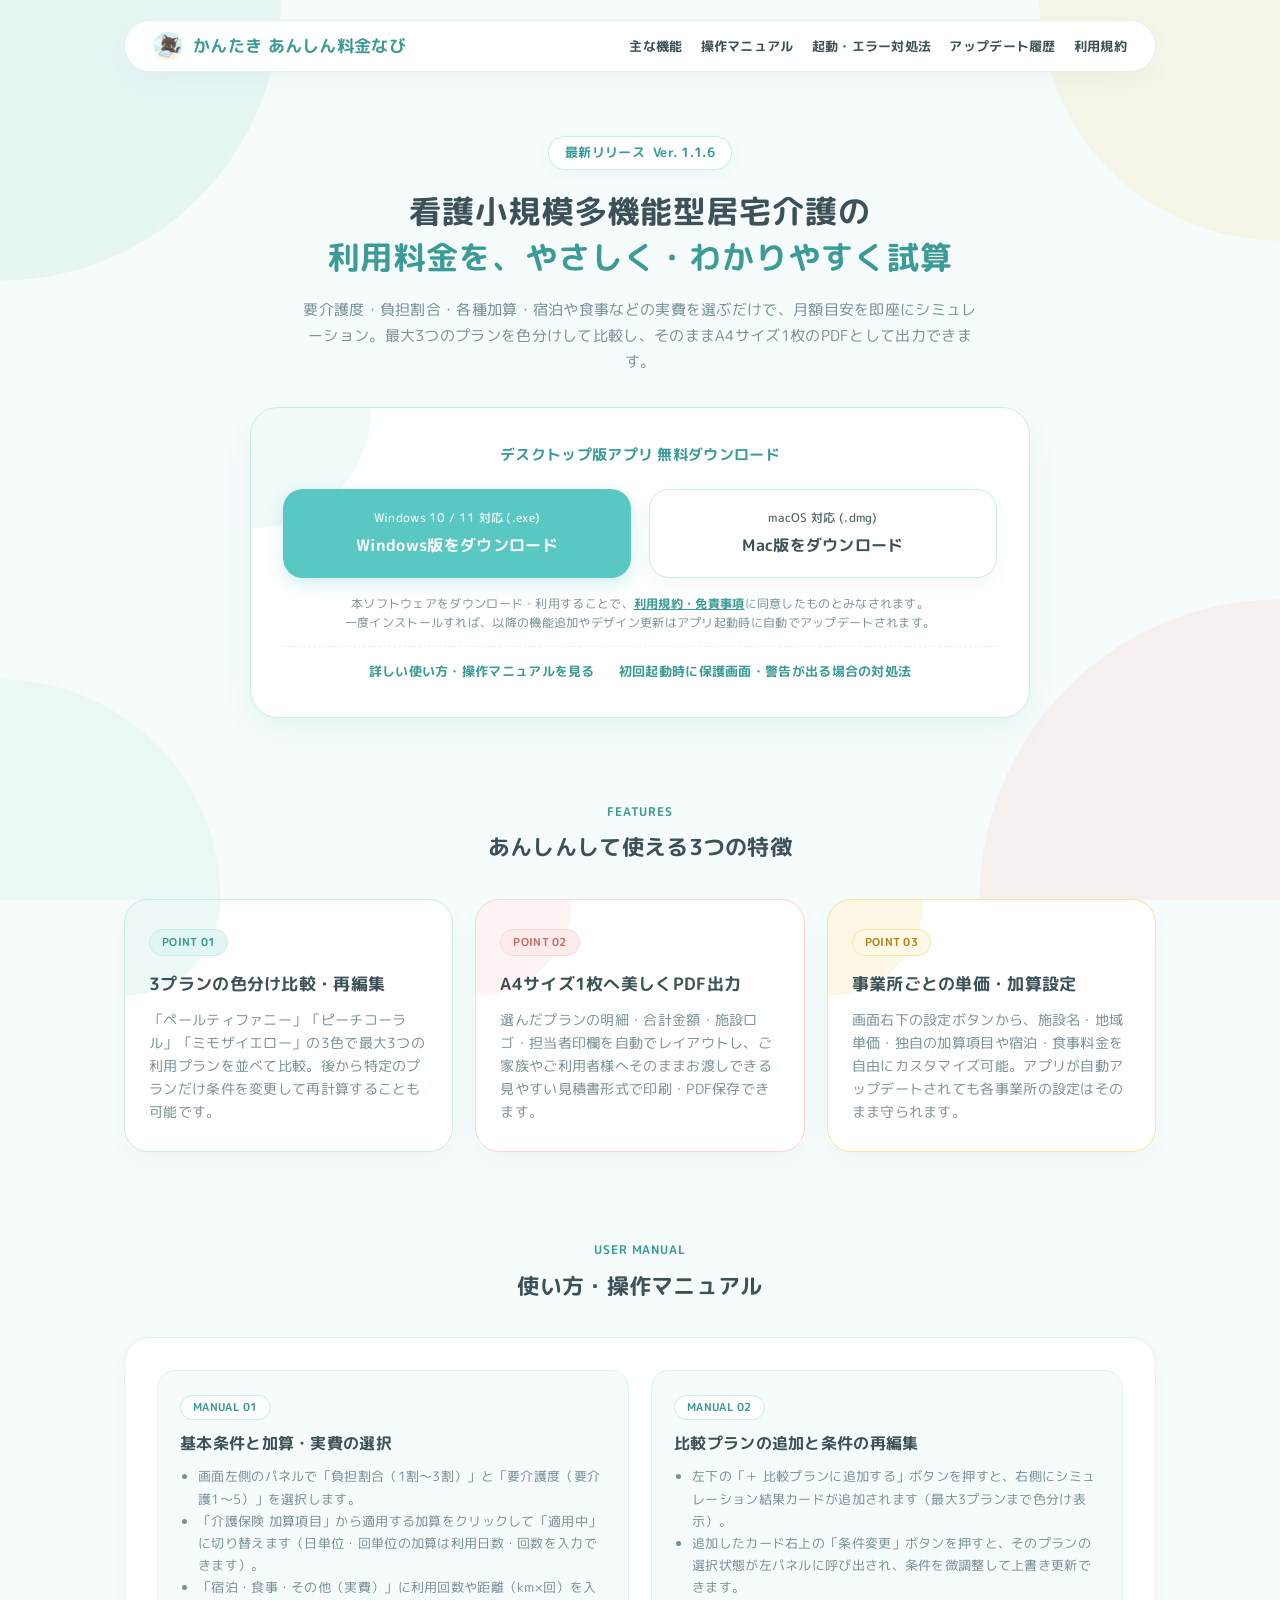
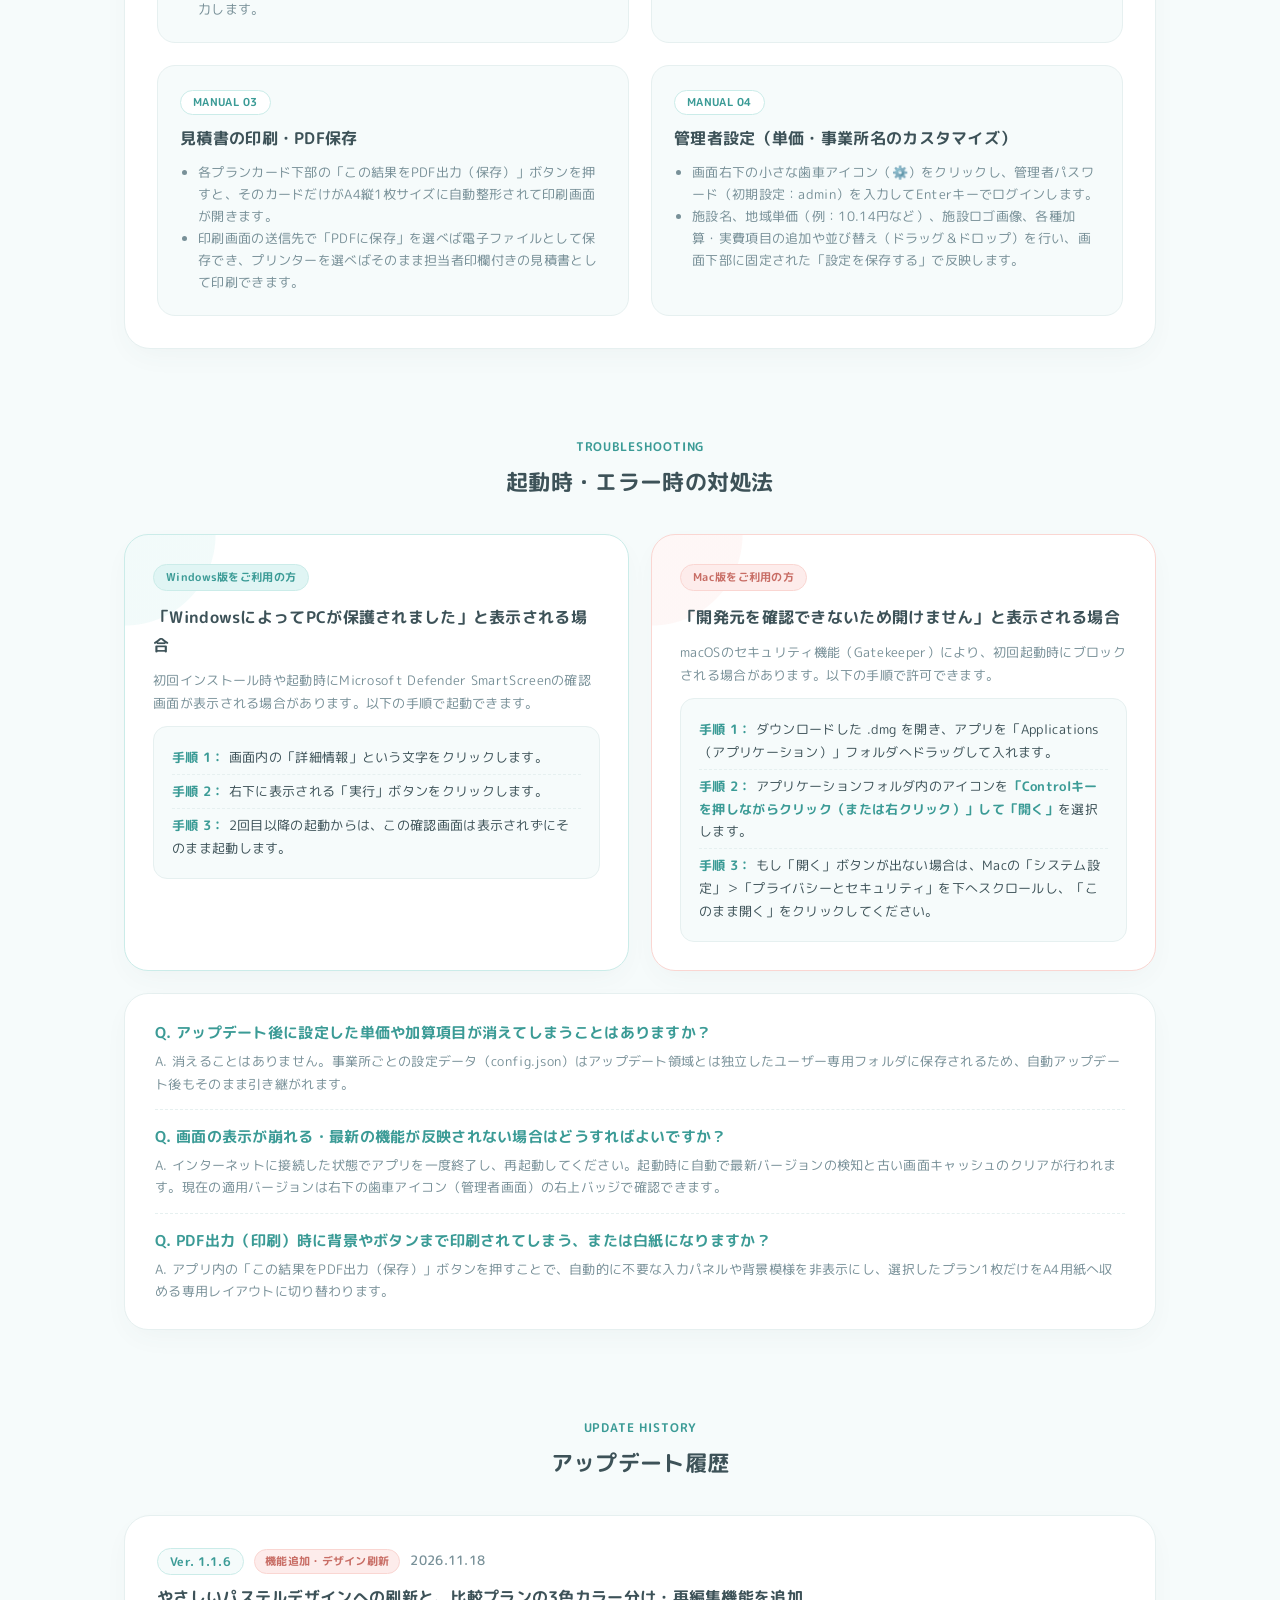
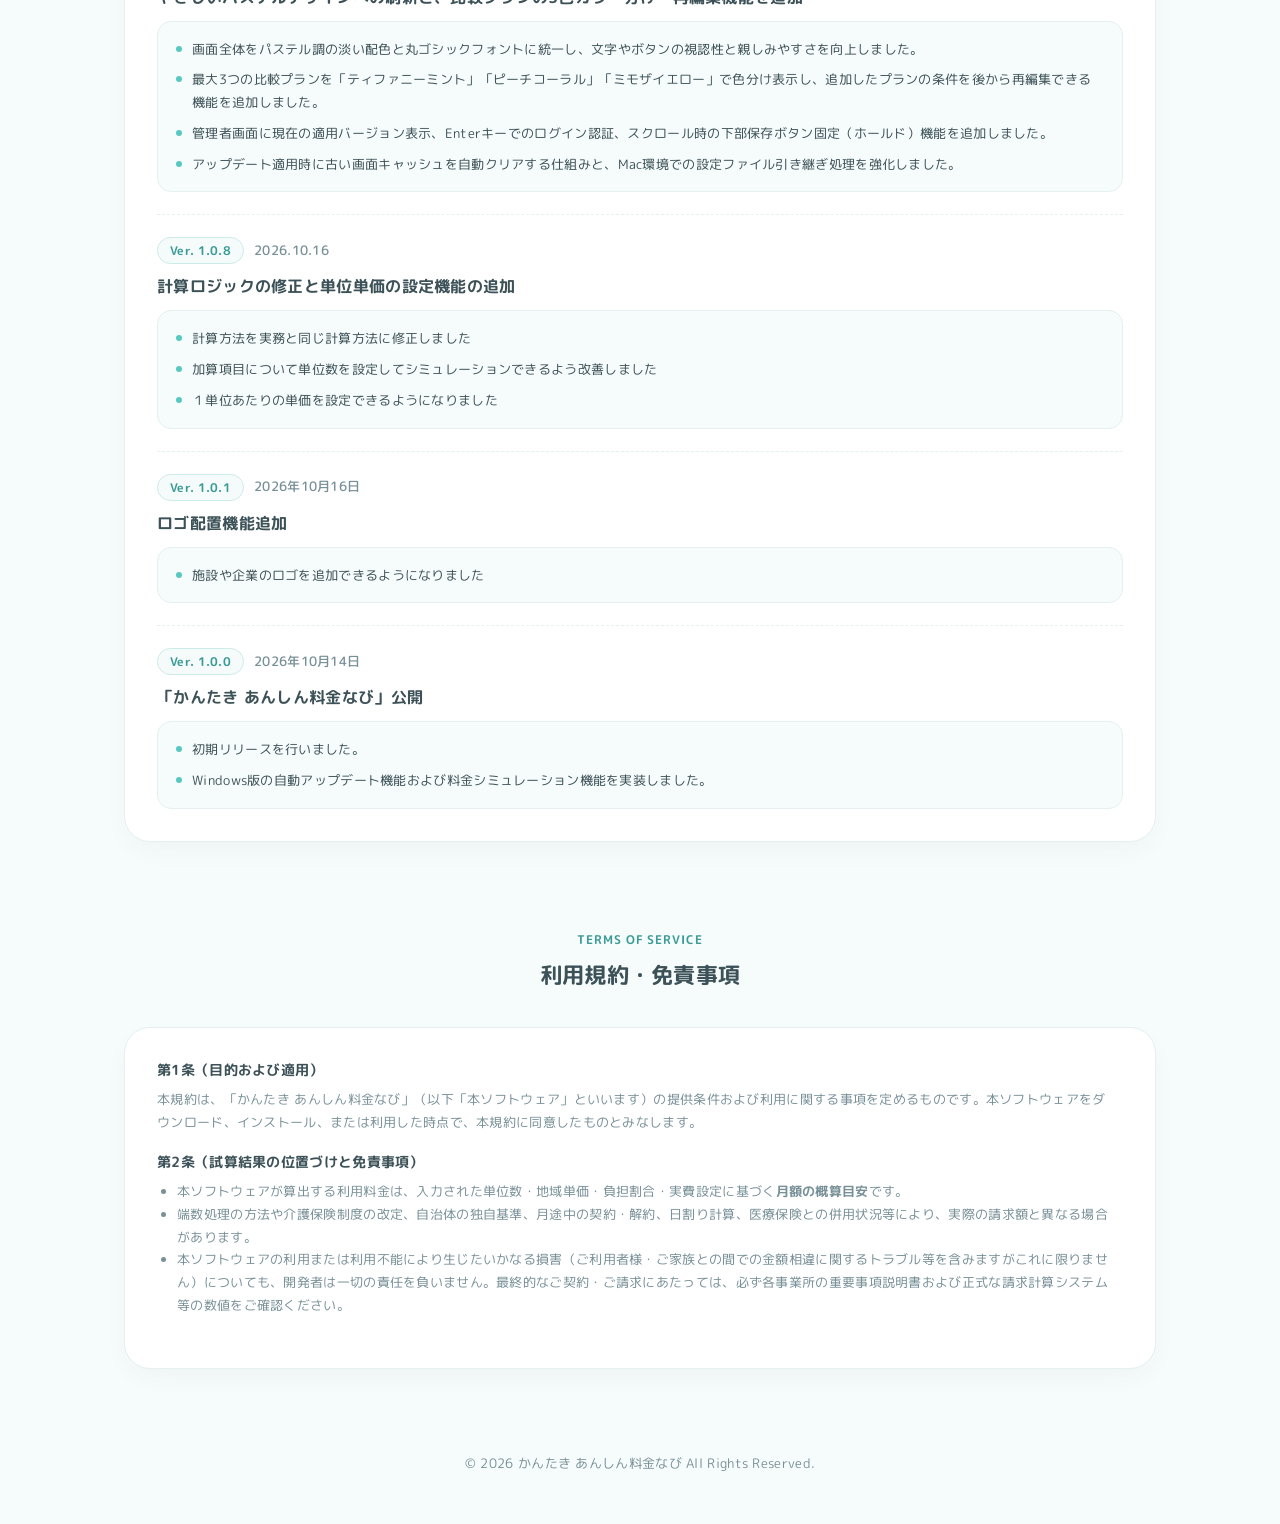
<file: index.html>
<!DOCTYPE html>
<html lang="ja">
<head>
    <meta charset="UTF-8">
    <meta name="viewport" content="width=device-width, initial-scale=1.0">
    <meta http-equiv="Cache-Control" content="no-cache, no-store, must-revalidate">
    <title>かんたき あんしん料金なび | 看護小規模多機能型居宅介護 利用料金シミュレーター</title>
    <link rel="icon" type="image/png" href="icon.png">
    <link href="https://fonts.googleapis.com/css2?family=M+PLUS+Rounded+1c:wght@400;500;700&display=swap" rel="stylesheet">
    <style>
        :root {
            /* アプリ本体と統一したパステルカラーパレット */
            --tiffany-base: #5AC8C2;
            --tiffany-dark: #3B9B96;
            --tiffany-light: #EBF8F7;
            --tiffany-pale: #F5FBFB;
            --tiffany-border: #CBECE9;

            --coral-base: #F4978E;
            --coral-dark: #C86D65;
            --coral-pale: #FFF9F8;
            --coral-border: #FAD6D2;
            --coral-badge: #FDECEB;

            --mimosa-base: #ECC94B;
            --mimosa-dark: #B78116;
            --mimosa-pale: #FFFDF5;
            --mimosa-border: #F8E5A0;
            --mimosa-badge: #FEF9E7;

            --text-main: #3D5258;
            --text-sub: #789098;
            --bg-main: #F6FBFB;
            --bg-card: #FFFFFF;
            --border-color: #E6F0F0;
            --shadow-soft: 0 12px 32px -8px rgba(90, 200, 194, 0.16);
            --shadow-card: 0 10px 30px -8px rgba(61, 82, 88, 0.06);
        }

        * {
            box-sizing: border-box;
            margin: 0;
            padding: 0;
            font-family: "M PLUS Rounded 1c", "Hiragino Maru Gothic ProN", "Yu Gothic UI", "Meiryo", sans-serif;
        }

        html {
            scroll-behavior: smooth;
        }

        body {
            background-color: var(--bg-main);
            /* アプリ画面と統一した四隅の淡い単色クオーターサークル */
            background-image: 
                radial-gradient(circle at 0% 0%, rgba(90, 200, 194, 0.11) 0px, rgba(90, 200, 194, 0.11) 280px, transparent 281px),
                radial-gradient(circle at 100% 0%, rgba(236, 201, 75, 0.11) 0px, rgba(236, 201, 75, 0.11) 240px, transparent 241px),
                radial-gradient(circle at 100% 100%, rgba(244, 151, 142, 0.11) 0px, rgba(244, 151, 142, 0.11) 300px, transparent 301px),
                radial-gradient(circle at 0% 100%, rgba(90, 200, 194, 0.08) 0px, rgba(90, 200, 194, 0.08) 220px, transparent 221px);
            background-attachment: fixed;
            color: var(--text-main);
            font-size: 15px;
            line-height: 1.75;
            letter-spacing: 0.02em;
            -webkit-font-smoothing: antialiased;
        }

        .container {
            max-width: 1080px;
            margin: 0 auto;
            padding: 0 24px;
        }

        /* ナビゲーションヘッダー */
        .site-header {
            padding: 20px 0;
            position: sticky;
            top: 0;
            z-index: 100;
        }

        .header-inner {
            background: rgba(255, 255, 255, 0.92);
            backdrop-filter: blur(8px);
            border: 1px solid var(--border-color);
            border-radius: 50px;
            padding: 10px 28px;
            display: flex;
            justify-content: space-between;
            align-items: center;
            box-shadow: var(--shadow-card);
        }

        .brand-title {
            font-size: 16.5px;
            font-weight: 700;
            color: var(--tiffany-dark);
            display: flex;
            align-items: center;
            gap: 10px;
            text-decoration: none;
        }

        .brand-icon {
            width: 30px;
            height: 30px;
            border-radius: 8px;
            object-fit: contain;
            display: block;
        }

        .header-nav {
            display: flex;
            align-items: center;
            gap: 18px;
            flex-wrap: wrap;
        }

        .header-nav a {
            color: var(--text-main);
            text-decoration: none;
            font-size: 13px;
            font-weight: 700;
            transition: color 0.2s;
        }

        .header-nav a:hover {
            color: var(--tiffany-dark);
        }

        /* ヒーローセクション */
        .hero {
            padding: 44px 0 40px;
            text-align: center;
        }

        .version-pill {
            display: inline-flex;
            align-items: center;
            gap: 8px;
            background: #fff;
            border: 1.5px solid var(--tiffany-border);
            color: var(--tiffany-dark);
            font-size: 12.5px;
            font-weight: 700;
            padding: 5px 16px;
            border-radius: 50px;
            margin-bottom: 18px;
            box-shadow: 0 4px 12px rgba(90, 200, 194, 0.08);
        }

        .hero h1 {
            font-size: 32px;
            font-weight: 700;
            color: var(--text-main);
            line-height: 1.45;
            margin-bottom: 16px;
            letter-spacing: 0.03em;
        }

        .hero h1 span {
            color: var(--tiffany-dark);
        }

        .hero-lead {
            font-size: 15px;
            color: var(--text-sub);
            max-width: 680px;
            margin: 0 auto 32px;
        }

        /* ダウンロードカードエリア */
        .download-box {
            background: #fff;
            border: 1.5px solid var(--tiffany-border);
            border-radius: 28px;
            padding: 34px 32px;
            max-width: 780px;
            margin: 0 auto;
            box-shadow: var(--shadow-soft);
            position: relative;
            overflow: hidden;
            background-image: radial-gradient(circle at 0% 0%, rgba(90, 200, 194, 0.09) 0px, rgba(90, 200, 194, 0.09) 120px, transparent 121px);
        }

        .download-title {
            font-size: 15px;
            font-weight: 700;
            color: var(--tiffany-dark);
            margin-bottom: 20px;
        }

        .download-buttons {
            display: grid;
            grid-template-columns: 1fr 1fr;
            gap: 18px;
            margin-bottom: 16px;
        }

        .btn-dl {
            display: flex;
            flex-direction: column;
            align-items: center;
            justify-content: center;
            padding: 18px 24px;
            border-radius: 20px;
            text-decoration: none;
            font-weight: 700;
            transition: all 0.22s ease;
            border: 1.5px solid transparent;
        }

        .btn-dl-win {
            background: var(--tiffany-base);
            color: #fff;
            box-shadow: 0 6px 18px rgba(90, 200, 194, 0.28);
        }

        .btn-dl-win:hover {
            background: var(--tiffany-dark);
            transform: translateY(-2px);
        }

        .btn-dl-mac {
            background: #fff;
            color: var(--text-main);
            border-color: var(--tiffany-border);
            box-shadow: 0 6px 18px rgba(61, 82, 88, 0.05);
        }

        .btn-dl-mac:hover {
            background: var(--tiffany-pale);
            border-color: var(--tiffany-base);
            color: var(--tiffany-dark);
            transform: translateY(-2px);
        }

        .dl-os-label {
            font-size: 11.5px;
            opacity: 0.88;
            margin-bottom: 3px;
            font-weight: 500;
        }

        .dl-main-text {
            font-size: 16px;
            letter-spacing: 0.02em;
        }

        .download-note {
            font-size: 12px;
            color: var(--text-sub);
            line-height: 1.6;
        }

        .download-sub-links {
            margin-top: 14px;
            padding-top: 14px;
            border-top: 1px dashed var(--border-color);
            display: flex;
            justify-content: center;
            gap: 24px;
            flex-wrap: wrap;
        }

        .download-sub-links a {
            font-size: 12.5px;
            font-weight: 700;
            color: var(--tiffany-dark);
            text-decoration: none;
        }

        .download-sub-links a:hover {
            text-decoration: underline;
        }

        /* セクション共通 */
        .section {
            padding: 44px 0;
        }

        .section-header {
            text-align: center;
            margin-bottom: 32px;
        }

        .section-sub {
            font-size: 11.5px;
            font-weight: 700;
            color: var(--tiffany-dark);
            letter-spacing: 0.08em;
            display: block;
            margin-bottom: 6px;
        }

        .section-title {
            font-size: 22px;
            font-weight: 700;
            color: var(--text-main);
        }

        /* 3つの特徴カード（アプリの3色プランテーマと連動） */
        .features-grid {
            display: grid;
            grid-template-columns: repeat(3, 1fr);
            gap: 22px;
        }

        .feature-card {
            background: #fff;
            border-radius: 24px;
            padding: 28px 24px;
            box-shadow: var(--shadow-card);
            position: relative;
            overflow: hidden;
            transition: transform 0.22s ease;
        }

        .feature-card:hover {
            transform: translateY(-3px);
        }

        .feature-card.theme-1 {
            border: 1.5px solid var(--tiffany-border);
            background-image: radial-gradient(circle at 0% 0%, rgba(90, 200, 194, 0.11) 0px, rgba(90, 200, 194, 0.11) 95px, transparent 96px);
        }

        .feature-card.theme-2 {
            border: 1.5px solid var(--coral-border);
            background-image: radial-gradient(circle at 0% 0%, rgba(244, 151, 142, 0.11) 0px, rgba(244, 151, 142, 0.11) 95px, transparent 96px);
        }

        .feature-card.theme-3 {
            border: 1.5px solid var(--mimosa-border);
            background-image: radial-gradient(circle at 0% 0%, rgba(236, 201, 75, 0.15) 0px, rgba(236, 201, 75, 0.15) 95px, transparent 96px);
        }

        .feature-tag {
            display: inline-flex;
            align-items: center;
            gap: 6px;
            font-size: 11px;
            font-weight: 700;
            padding: 3px 12px;
            border-radius: 50px;
            margin-bottom: 14px;
        }

        .theme-1 .feature-tag {
            background: #E0F5F4;
            color: var(--tiffany-dark);
            border: 1px solid var(--tiffany-border);
        }

        .theme-2 .feature-tag {
            background: var(--coral-badge);
            color: var(--coral-dark);
            border: 1px solid var(--coral-border);
        }

        .theme-3 .feature-tag {
            background: var(--mimosa-badge);
            color: var(--mimosa-dark);
            border: 1px solid var(--mimosa-border);
        }

        .feature-card h3 {
            font-size: 16.5px;
            font-weight: 700;
            margin-bottom: 10px;
            color: var(--text-main);
        }

        .feature-card p {
            font-size: 13.5px;
            color: var(--text-sub);
            line-height: 1.7;
        }

        /* 操作マニュアルセクション */
        .manual-panel {
            background: #fff;
            border: 1.5px solid var(--border-color);
            border-radius: 26px;
            padding: 32px;
            box-shadow: var(--shadow-card);
        }

        .manual-grid {
            display: grid;
            grid-template-columns: repeat(2, 1fr);
            gap: 22px;
        }

        .manual-item {
            background: var(--bg-main);
            border: 1px solid var(--border-color);
            border-radius: 18px;
            padding: 22px;
        }

        .manual-badge {
            display: inline-block;
            background: #fff;
            color: var(--tiffany-dark);
            border: 1px solid var(--tiffany-border);
            font-size: 11px;
            font-weight: 700;
            padding: 2px 12px;
            border-radius: 50px;
            margin-bottom: 10px;
        }

        .manual-item h4 {
            font-size: 15.5px;
            font-weight: 700;
            color: var(--text-main);
            margin-bottom: 8px;
        }

        .manual-item p,
        .manual-item li {
            font-size: 13px;
            color: var(--text-sub);
            line-height: 1.7;
        }

        .manual-item ul {
            padding-left: 18px;
            margin-top: 6px;
        }

        /* トラブルシューティング・エラー時の対処法 */
        .trouble-grid {
            display: grid;
            grid-template-columns: repeat(2, 1fr);
            gap: 22px;
            margin-bottom: 22px;
        }

        .trouble-card {
            background: #fff;
            border-radius: 24px;
            padding: 28px;
            box-shadow: var(--shadow-card);
            border: 1.5px solid var(--border-color);
        }

        .trouble-card.win-card {
            border-color: var(--tiffany-border);
            background-image: radial-gradient(circle at 0% 0%, rgba(90, 200, 194, 0.08) 0px, rgba(90, 200, 194, 0.08) 90px, transparent 91px);
        }

        .trouble-card.mac-card {
            border-color: var(--coral-border);
            background-image: radial-gradient(circle at 0% 0%, rgba(244, 151, 142, 0.08) 0px, rgba(244, 151, 142, 0.08) 90px, transparent 91px);
        }

        .os-badge {
            display: inline-block;
            font-size: 11px;
            font-weight: 700;
            padding: 3px 12px;
            border-radius: 50px;
            margin-bottom: 12px;
        }

        .win-card .os-badge {
            background: #E0F5F4;
            color: var(--tiffany-dark);
            border: 1px solid var(--tiffany-border);
        }

        .mac-card .os-badge {
            background: var(--coral-badge);
            color: var(--coral-dark);
            border: 1px solid var(--coral-border);
        }

        .trouble-card h3 {
            font-size: 16px;
            font-weight: 700;
            margin-bottom: 10px;
            color: var(--text-main);
        }

        .trouble-card p {
            font-size: 13px;
            color: var(--text-sub);
            margin-bottom: 12px;
        }

        .step-list {
            list-style: none;
            background: var(--bg-main);
            border: 1px solid var(--border-color);
            border-radius: 14px;
            padding: 14px 18px;
        }

        .step-list li {
            font-size: 13px;
            color: var(--text-main);
            padding: 5px 0;
            border-bottom: 1px dashed var(--border-color);
        }

        .step-list li:last-child {
            border-bottom: none;
        }

        .step-list strong {
            color: var(--tiffany-dark);
        }

        .faq-box {
            background: #fff;
            border: 1.5px solid var(--border-color);
            border-radius: 24px;
            padding: 26px 30px;
            box-shadow: var(--shadow-card);
        }

        .faq-item {
            padding: 14px 0;
            border-bottom: 1px dashed var(--border-color);
        }

        .faq-item:first-child {
            padding-top: 0;
        }

        .faq-item:last-child {
            padding-bottom: 0;
            border-bottom: none;
        }

        .faq-q {
            font-size: 14.5px;
            font-weight: 700;
            color: var(--tiffany-dark);
            margin-bottom: 4px;
        }

        .faq-a {
            font-size: 13px;
            color: var(--text-sub);
        }

        /* アップデート履歴セクション */
        .updates-panel {
            background: #fff;
            border: 1.5px solid var(--border-color);
            border-radius: 26px;
            padding: 32px;
            box-shadow: var(--shadow-card);
        }

        .update-item {
            padding: 22px 0;
            border-bottom: 1px dashed var(--border-color);
        }

        .update-item:first-child {
            padding-top: 0;
        }

        .update-item:last-child {
            padding-bottom: 0;
            border-bottom: none;
        }

        .update-meta {
            display: flex;
            align-items: center;
            gap: 10px;
            margin-bottom: 8px;
            flex-wrap: wrap;
        }

        .update-ver {
            background: var(--tiffany-pale);
            color: var(--tiffany-dark);
            border: 1px solid var(--tiffany-border);
            font-size: 12px;
            font-weight: 700;
            padding: 2px 12px;
            border-radius: 50px;
        }

        .update-cat {
            background: var(--coral-badge);
            color: var(--coral-dark);
            border: 1px solid var(--coral-border);
            font-size: 11px;
            font-weight: 700;
            padding: 2px 10px;
            border-radius: 50px;
        }

        .update-date {
            font-size: 12.5px;
            color: var(--text-sub);
            font-weight: 500;
        }

        .update-title {
            font-size: 16px;
            font-weight: 700;
            color: var(--text-main);
            margin-bottom: 8px;
        }

        .update-desc {
            font-size: 13.5px;
            color: var(--text-sub);
            margin-bottom: 8px;
        }

        .update-details-list {
            list-style: none;
            background: var(--bg-main);
            border: 1px solid var(--border-color);
            border-radius: 14px;
            padding: 12px 18px;
            margin-top: 10px;
        }

        .update-details-list li {
            font-size: 13px;
            color: var(--text-main);
            padding: 4px 0 4px 16px;
            position: relative;
        }

        .update-details-list li::before {
            content: "";
            width: 6px;
            height: 6px;
            border-radius: 50%;
            background: var(--tiffany-base);
            position: absolute;
            left: 0;
            top: 12px;
        }

        /* 利用規約・免責事項セクション */
        .terms-panel {
            background: #fff;
            border: 1.5px solid var(--border-color);
            border-radius: 26px;
            padding: 30px 32px;
            box-shadow: var(--shadow-card);
        }

        .terms-scroll {
            max-height: 280px;
            overflow-y: auto;
            padding-right: 12px;
            font-size: 13px;
            color: var(--text-sub);
            line-height: 1.75;
        }

        .terms-scroll h4 {
            font-size: 14px;
            font-weight: 700;
            color: var(--text-main);
            margin: 16px 0 6px;
        }

        .terms-scroll h4:first-child {
            margin-top: 0;
        }

        .terms-scroll p,
        .terms-scroll ul {
            margin-bottom: 10px;
        }

        .terms-scroll ul {
            padding-left: 20px;
        }

        /* フッター */
        .site-footer {
            text-align: center;
            padding: 40px 0 50px;
            color: var(--text-sub);
            font-size: 12.5px;
        }

        @media (max-width: 820px) {
            .hero h1 {
                font-size: 24px;
            }
            .download-buttons,
            .features-grid,
            .manual-grid,
            .trouble-grid {
                grid-template-columns: 1fr;
            }
            .header-nav {
                display: none;
            }
        }
    </style>
</head>
<body>

    <header class="site-header">
        <div class="container">
            <div class="header-inner">
                <a href="#" class="brand-title">
                    <img src="icon.png" alt="アプリアイコン" class="brand-icon" onerror="this.src='https://raw.githubusercontent.com/sf075jx-dot/kantaki-simulator-lp/main/icon.png'">
                    かんたき あんしん料金なび
                </a>
                <nav class="header-nav">
                    <a href="#features">主な機能</a>
                    <a href="#manual">操作マニュアル</a>
                    <a href="#troubleshooting">起動・エラー対処法</a>
                    <a href="#updates">アップデート履歴</a>
                    <a href="#terms">利用規約</a>
                </nav>
            </div>
        </div>
    </header>

    <main class="container">
        <!-- ヒーロー＆ダウンロードセクション -->
        <section class="hero">
            <div class="version-pill">
                <span>最新リリース</span>
                <span id="latest-version-label">Ver. 1.1.0</span>
            </div>
            <h1>看護小規模多機能型居宅介護の<br><span>利用料金を、やさしく・わかりやすく試算</span></h1>
            <p class="hero-lead">
                要介護度・負担割合・各種加算・宿泊や食事などの実費を選ぶだけで、月額目安を即座にシミュレーション。最大3つのプランを色分けして比較し、そのままA4サイズ1枚のPDFとして出力できます。
            </p>

            <div class="download-box">
                <div class="download-title">デスクトップ版アプリ 無料ダウンロード</div>
                <div class="download-buttons">
                    <a href="https://github.com/sf075jx-dot/kantaki-simulator-lp/releases/latest/download/KantakiSimulator_Setup.exe" class="btn-dl btn-dl-win">
                        <span class="dl-os-label">Windows 10 / 11 対応 (.exe)</span>
                        <span class="dl-main-text">Windows版をダウンロード</span>
                    </a>
                    <a href="https://github.com/sf075jx-dot/kantaki-simulator-lp/releases/latest/download/KantakiSimulator.dmg" class="btn-dl btn-dl-mac">
                        <span class="dl-os-label">macOS 対応 (.dmg)</span>
                        <span class="dl-main-text">Mac版をダウンロード</span>
                    </a>
                </div>
                <p class="download-note">
                    本ソフトウェアをダウンロード・利用することで、<a href="#terms" style="color: var(--tiffany-dark); font-weight: 700;">利用規約・免責事項</a>に同意したものとみなされます。<br>
                    一度インストールすれば、以降の機能追加やデザイン更新はアプリ起動時に自動でアップデートされます。
                </p>
                <div class="download-sub-links">
                    <a href="#manual">詳しい使い方・操作マニュアルを見る</a>
                    <a href="#troubleshooting">初回起動時に保護画面・警告が出る場合の対処法</a>
                </div>
            </div>
        </section>

        <!-- 主な機能（アプリの3色テーマと連動） -->
        <section id="features" class="section">
            <div class="section-header">
                <span class="section-sub">FEATURES</span>
                <h2 class="section-title">あんしんして使える3つの特徴</h2>
            </div>

            <div class="features-grid">
                <div class="feature-card theme-1">
                    <span class="feature-tag">POINT 01</span>
                    <h3>3プランの色分け比較・再編集</h3>
                    <p>「ペールティファニー」「ピーチコーラル」「ミモザイエロー」の3色で最大3つの利用プランを並べて比較。後から特定のプランだけ条件を変更して再計算することも可能です。</p>
                </div>

                <div class="feature-card theme-2">
                    <span class="feature-tag">POINT 02</span>
                    <h3>A4サイズ1枚へ美しくPDF出力</h3>
                    <p>選んだプランの明細・合計金額・施設ロゴ・担当者印欄を自動でレイアウトし、ご家族やご利用者様へそのままお渡しできる見やすい見積書形式で印刷・PDF保存できます。</p>
                </div>

                <div class="feature-card theme-3">
                    <span class="feature-tag">POINT 03</span>
                    <h3>事業所ごとの単価・加算設定</h3>
                    <p>画面右下の設定ボタンから、施設名・地域単価・独自の加算項目や宿泊・食事料金を自由にカスタマイズ可能。アプリが自動アップデートされても各事業所の設定はそのまま守られます。</p>
                </div>
            </div>
        </section>

        <!-- 操作マニュアルセクション -->
        <section id="manual" class="section">
            <div class="section-header">
                <span class="section-sub">USER MANUAL</span>
                <h2 class="section-title">使い方・操作マニュアル</h2>
            </div>

            <div class="manual-panel">
                <div class="manual-grid">
                    <div class="manual-item">
                        <span class="manual-badge">MANUAL 01</span>
                        <h4>基本条件と加算・実費の選択</h4>
                        <ul>
                            <li>画面左側のパネルで「負担割合（1割〜3割）」と「要介護度（要介護1〜5）」を選択します。</li>
                            <li>「介護保険 加算項目」から適用する加算をクリックして「適用中」に切り替えます（日単位・回単位の加算は利用日数・回数を入力できます）。</li>
                            <li>「宿泊・食事・その他（実費）」に利用回数や距離（km×回）を入力します。</li>
                        </ul>
                    </div>

                    <div class="manual-item">
                        <span class="manual-badge">MANUAL 02</span>
                        <h4>比較プランの追加と条件の再編集</h4>
                        <ul>
                            <li>左下の「＋ 比較プランに追加する」ボタンを押すと、右側にシミュレーション結果カードが追加されます（最大3プランまで色分け表示）。</li>
                            <li>追加したカード右上の「条件変更」ボタンを押すと、そのプランの選択状態が左パネルに呼び出され、条件を微調整して上書き更新できます。</li>
                        </ul>
                    </div>

                    <div class="manual-item">
                        <span class="manual-badge">MANUAL 03</span>
                        <h4>見積書の印刷・PDF保存</h4>
                        <ul>
                            <li>各プランカード下部の「この結果をPDF出力（保存）」ボタンを押すと、そのカードだけがA4縦1枚サイズに自動整形されて印刷画面が開きます。</li>
                            <li>印刷画面の送信先で「PDFに保存」を選べば電子ファイルとして保存でき、プリンターを選べばそのまま担当者印欄付きの見積書として印刷できます。</li>
                        </ul>
                    </div>

                    <div class="manual-item">
                        <span class="manual-badge">MANUAL 04</span>
                        <h4>管理者設定（単価・事業所名のカスタマイズ）</h4>
                        <ul>
                            <li>画面右下の小さな歯車アイコン（⚙️）をクリックし、管理者パスワード（初期設定：<code>admin</code>）を入力してEnterキーでログインします。</li>
                            <li>施設名、地域単価（例：10.14円など）、施設ロゴ画像、各種加算・実費項目の追加や並び替え（ドラッグ＆ドロップ）を行い、画面下部に固定された「設定を保存する」で反映します。</li>
                        </ul>
                    </div>
                </div>
            </div>
        </section>

        <!-- 起動時・エラー時の対処法（トラブルシューティング） -->
        <section id="troubleshooting" class="section">
            <div class="section-header">
                <span class="section-sub">TROUBLESHOOTING</span>
                <h2 class="section-title">起動時・エラー時の対処法</h2>
            </div>

            <div class="trouble-grid">
                <!-- Windowsの対処法 -->
                <div class="trouble-card win-card">
                    <span class="os-badge">Windows版をご利用の方</span>
                    <h3>「WindowsによってPCが保護されました」と表示される場合</h3>
                    <p>初回インストール時や起動時にMicrosoft Defender SmartScreenの確認画面が表示される場合があります。以下の手順で起動できます。</p>
                    <ol class="step-list">
                        <li><strong>手順 1：</strong> 画面内の「詳細情報」という文字をクリックします。</li>
                        <li><strong>手順 2：</strong> 右下に表示される「実行」ボタンをクリックします。</li>
                        <li><strong>手順 3：</strong> 2回目以降の起動からは、この確認画面は表示されずにそのまま起動します。</li>
                    </ol>
                </div>

                <!-- Macの対処法 -->
                <div class="trouble-card mac-card">
                    <span class="os-badge">Mac版をご利用の方</span>
                    <h3>「開発元を確認できないため開けません」と表示される場合</h3>
                    <p>macOSのセキュリティ機能（Gatekeeper）により、初回起動時にブロックされる場合があります。以下の手順で許可できます。</p>
                    <ol class="step-list">
                        <li><strong>手順 1：</strong> ダウンロードした <code>.dmg</code> を開き、アプリを「Applications（アプリケーション）」フォルダへドラッグして入れます。</li>
                        <li><strong>手順 2：</strong> アプリケーションフォルダ内のアイコンを<strong>「Controlキーを押しながらクリック（または右クリック）」して「開く」</strong>を選択します。</li>
                        <li><strong>手順 3：</strong> もし「開く」ボタンが出ない場合は、Macの「システム設定」＞「プライバシーとセキュリティ」を下へスクロールし、「このまま開く」をクリックしてください。</li>
                    </ol>
                </div>
            </div>

            <!-- よくあるエラーと対処法（Q&A） -->
            <div class="faq-box">
                <div class="faq-item">
                    <div class="faq-q">Q. アップデート後に設定した単価や加算項目が消えてしまうことはありますか？</div>
                    <div class="faq-a">A. 消えることはありません。事業所ごとの設定データ（config.json）はアップデート領域とは独立したユーザー専用フォルダに保存されるため、自動アップデート後もそのまま引き継がれます。</div>
                </div>
                <div class="faq-item">
                    <div class="faq-q">Q. 画面の表示が崩れる・最新の機能が反映されない場合はどうすればよいですか？</div>
                    <div class="faq-a">A. インターネットに接続した状態でアプリを一度終了し、再起動してください。起動時に自動で最新バージョンの検知と古い画面キャッシュのクリアが行われます。現在の適用バージョンは右下の歯車アイコン（管理者画面）の右上バッジで確認できます。</div>
                </div>
                <div class="faq-item">
                    <div class="faq-q">Q. PDF出力（印刷）時に背景やボタンまで印刷されてしまう、または白紙になりますか？</div>
                    <div class="faq-a">A. アプリ内の「この結果をPDF出力（保存）」ボタンを押すことで、自動的に不要な入力パネルや背景模様を非表示にし、選択したプラン1枚だけをA4用紙へ収める専用レイアウトに切り替わります。</div>
                </div>
            </div>
        </section>

        <!-- アップデート履歴 -->
        <section id="updates" class="section">
            <div class="section-header">
                <span class="section-sub">UPDATE HISTORY</span>
                <h2 class="section-title">アップデート履歴</h2>
            </div>

            <div class="updates-panel" id="updates-container">
                <p style="text-align: center; color: var(--text-sub); font-size: 13.5px;">更新情報を読み込んでいます...</p>
            </div>
        </section>

        <!-- 利用規約・免責事項 -->
        <section id="terms" class="section">
            <div class="section-header">
                <span class="section-sub">TERMS OF SERVICE</span>
                <h2 class="section-title">利用規約・免責事項</h2>
            </div>

            <div class="terms-panel">
                <div class="terms-scroll">
                    <h4>第1条（目的および適用）</h4>
                    <p>本規約は、「かんたき あんしん料金なび」（以下「本ソフトウェア」といいます）の提供条件および利用に関する事項を定めるものです。本ソフトウェアをダウンロード、インストール、または利用した時点で、本規約に同意したものとみなします。</p>

                    <h4>第2条（試算結果の位置づけと免責事項）</h4>
                    <ul>
                        <li>本ソフトウェアが算出する利用料金は、入力された単位数・地域単価・負担割合・実費設定に基づく<strong>月額の概算目安</strong>です。</li>
                        <li>端数処理の方法や介護保険制度の改定、自治体の独自基準、月途中の契約・解約、日割り計算、医療保険との併用状況等により、実際の請求額と異なる場合があります。</li>
                        <li>本ソフトウェアの利用または利用不能により生じたいかなる損害（ご利用者様・ご家族との間での金額相違に関するトラブル等を含みますがこれに限りません）についても、開発者は一切の責任を負いません。最終的なご契約・ご請求にあたっては、必ず各事業所の重要事項説明書および正式な請求計算システム等の数値をご確認ください。</li>
                    </ul>

                    <h4>第3条（データの保存と管理）</h4>
                    <p>本ソフトウェアで設定・入力された事業所マスタや試算内容は、すべてお使いのパソコン端末内（ローカル環境）にのみ保存され、外部サーバーへ送信・収集されることはありません。ただし、アプリ起動時の最新バージョン確認および自動アップデートのためにGitHubサーバーとの通信を行います。</p>

                    <h4>第4条（禁止事項）</h4>
                    <ul>
                        <li>本ソフトウェアの無断での商用再販、二次配布、または第三者への有償譲渡</li>
                        <li>本ソフトウェアのリバースエンジニアリング、逆コンパイル、逆アセンブル等の解析行為</li>
                        <li>法令または公序良俗に違反する態様での利用</li>
                    </ul>

                    <h4>第5条（仕様変更・提供の停止）</h4>
                    <p>開発者は、事前の予告なく本ソフトウェアの機能変更、自動アップデートの配信、または提供の停止を行うことができるものとします。</p>
                </div>
            </div>
        </section>
    </main>

    <footer class="site-footer">
        <div class="container">
            <p>&copy; 2026 かんたき あんしん料金なび All Rights Reserved.</p>
        </div>
    </footer>

    <script>
        // 最新バージョン番号（version.json）と更新履歴（updates.json）をキャッシュなしで取得
        async function loadLpData() {
            const timestamp = new Date().getTime();

            // 1. version.json の取得
            try {
                const verRes = await fetch('version.json?t=' + timestamp, { cache: 'no-store' });
                if (verRes.ok) {
                    const verData = await verRes.json();
                    if (verData && verData.version) {
                        document.getElementById('latest-version-label').innerText = 'Ver. ' + verData.version;
                    }
                }
            } catch (e) {}

            // 2. updates.json の取得
            const container = document.getElementById('updates-container');
            try {
                const upRes = await fetch('updates.json?t=' + timestamp, { cache: 'no-store' });
                if (!upRes.ok) throw new Error('Failed to load updates.json');
                const updates = await upRes.json();

                if (!Array.isArray(updates) || updates.length === 0) {
                    container.innerHTML = '<p style="text-align: center; color: var(--text-sub);">現在表示できる更新履歴はありません。</p>';
                    return;
                }

                container.innerHTML = '';
                updates.forEach(item => {
                    const detailsHtml = (Array.isArray(item.details) && item.details.length > 0)
                        ? `<ul class="update-details-list">${item.details.map(d => `<li>${d}</li>`).join('')}</ul>`
                        : '';

                    const descHtml = item.description
                        ? `<p class="update-desc">${item.description}</p>`
                        : '';

                    const categoryBadge = item.category
                        ? `<span class="update-cat">${item.category}</span>`
                        : '';

                    const itemEl = document.createElement('div');
                    itemEl.className = 'update-item';
                    itemEl.innerHTML = `
                        <div class="update-meta">
                            <span class="update-ver">Ver. ${item.version || '-'}</span>
                            ${categoryBadge}
                            <span class="update-date">${item.date || ''}</span>
                        </div>
                        <div class="update-title">${item.title || ''}</div>
                        ${descHtml}
                        ${detailsHtml}
                    `;
                    container.appendChild(itemEl);
                });
            } catch (e) {
                container.innerHTML = '<p style="text-align: center; color: var(--text-sub);">更新履歴の読み込みに失敗しました。</p>';
            }
        }

        window.addEventListener('DOMContentLoaded', loadLpData);
    </script>
</body>
</html>
</file>
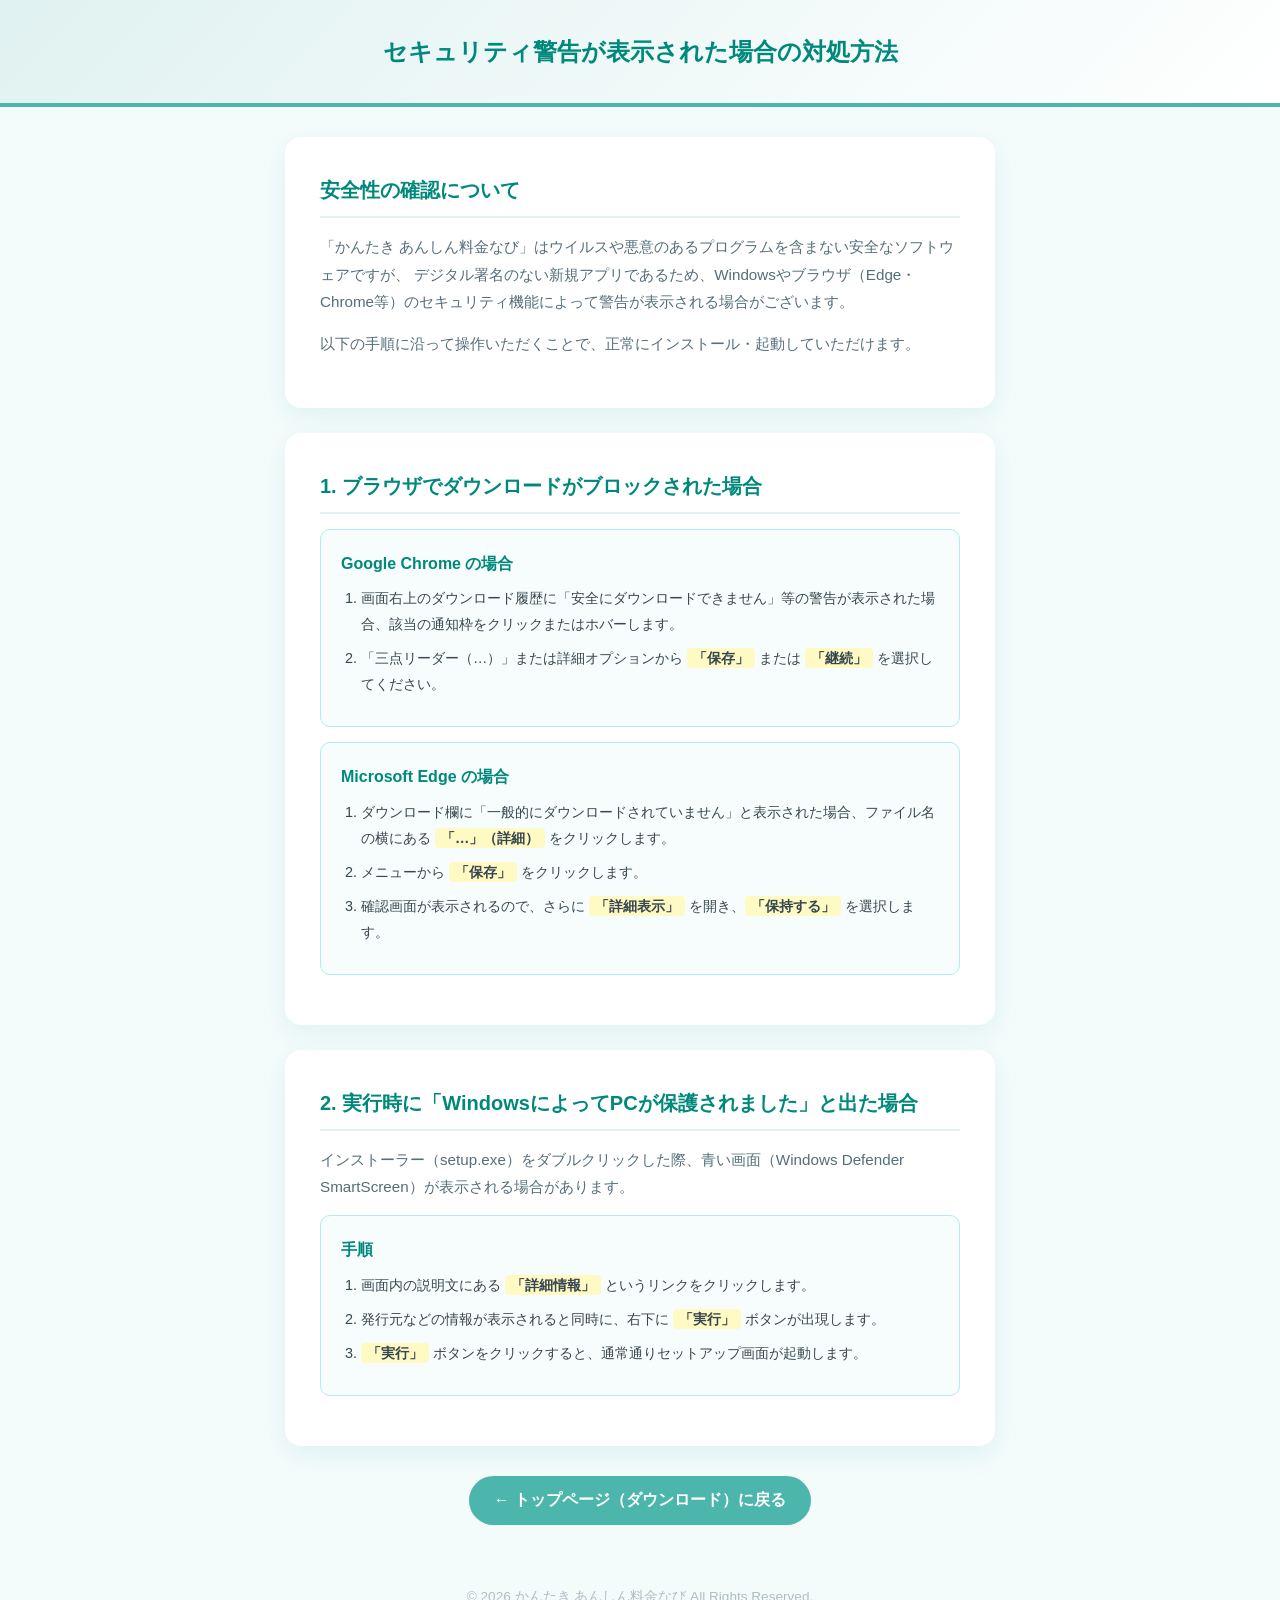
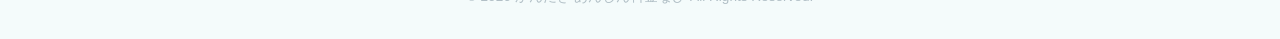
<file: download-help.html>
<!DOCTYPE html>
<html lang="ja">
<head>
    <meta charset="UTF-8">
    <meta name="viewport" content="width=device-width, initial-scale=1.0">
    <title>ダウンロード・起動時のセキュリティ警告について | かんたき あんしん料金なび</title>
    <style>
        :root {
            --primary-color: #4db6ac;
            --primary-light: #e0f2f1;
            --primary-dark: #00897b;
            --text-color: #37474f;
            --bg-color: #f4fbfb;
        }

        * {
            box-sizing: border-box;
            margin: 0;
            padding: 0;
            font-family: 'Helvetica Neue', Arial, 'Hiragino Kaku Gothic ProN', Meiryo, sans-serif;
        }

        body {
            background-color: var(--bg-color);
            color: var(--text-color);
            line-height: 1.8;
        }

        header {
            background: linear-gradient(135deg, var(--primary-light), #ffffff);
            padding: 30px 20px;
            text-align: center;
            border-bottom: 4px solid var(--primary-color);
        }

        header h1 {
            font-size: 1.5rem;
            color: var(--primary-dark);
        }

        .container {
            max-width: 750px;
            margin: 30px auto;
            padding: 0 20px;
        }

        .help-card {
            background: #ffffff;
            border-radius: 16px;
            padding: 35px;
            box-shadow: 0 8px 24px rgba(77, 182, 172, 0.12);
            margin-bottom: 25px;
        }

        .help-card h2 {
            font-size: 1.25rem;
            color: var(--primary-dark);
            border-bottom: 2px solid var(--primary-light);
            padding-bottom: 8px;
            margin-bottom: 15px;
        }

        .help-card p {
            font-size: 0.95rem;
            color: #546e7a;
            margin-bottom: 15px;
        }

        .step-box {
            background: #f7fcfc;
            border: 1px solid #b2ebf2;
            border-radius: 10px;
            padding: 20px;
            margin-bottom: 15px;
        }

        .step-box h3 {
            font-size: 1rem;
            color: var(--primary-dark);
            margin-bottom: 8px;
            display: flex;
            align-items: center;
            gap: 8px;
        }

        .step-box ol {
            padding-left: 20px;
            font-size: 0.9rem;
            color: #37474f;
        }

        .step-box li {
            margin-bottom: 8px;
        }

        .highlight-text {
            background: #fff9c4;
            padding: 2px 6px;
            border-radius: 4px;
            font-weight: bold;
        }

        .back-link {
            text-align: center;
            margin-top: 30px;
        }

        .back-link a {
            display: inline-block;
            background: var(--primary-color);
            color: white;
            padding: 10px 25px;
            border-radius: 30px;
            text-decoration: none;
            font-weight: bold;
            transition: background 0.2s;
        }

        .back-link a:hover {
            background: var(--primary-dark);
        }

        footer {
            text-align: center;
            padding: 30px;
            color: #b0bec5;
            font-size: 0.85rem;
        }
    </style>
</head>
<body>

    <header>
        <h1>セキュリティ警告が表示された場合の対処方法</h1>
    </header>

    <div class="container">
        
        <div class="help-card">
            <h2>安全性の確認について</h2>
            <p>
                「かんたき あんしん料金なび」はウイルスや悪意のあるプログラムを含まない安全なソフトウェアですが、
                デジタル署名のない新規アプリであるため、Windowsやブラウザ（Edge・Chrome等）のセキュリティ機能によって警告が表示される場合がございます。
            </p>
            <p>以下の手順に沿って操作いただくことで、正常にインストール・起動していただけます。</p>
        </div>

        <!-- パターン1：ブラウザダウンロード時 -->
        <div class="help-card">
            <h2>1. ブラウザでダウンロードがブロックされた場合</h2>
            
            <div class="step-box">
                <h3>Google Chrome の場合</h3>
                <ol>
                    <li>画面右上のダウンロード履歴に「安全にダウンロードできません」等の警告が表示された場合、該当の通知枠をクリックまたはホバーします。</li>
                    <li>「三点リーダー（…）」または詳細オプションから <span class="highlight-text">「保存」</span> または <span class="highlight-text">「継続」</span> を選択してください。</li>
                </ol>
            </div>

            <div class="step-box">
                <h3>Microsoft Edge の場合</h3>
                <ol>
                    <li>ダウンロード欄に「一般的にダウンロードされていません」と表示された場合、ファイル名の横にある <span class="highlight-text">「…」（詳細）</span> をクリックします。</li>
                    <li>メニューから <span class="highlight-text">「保存」</span> をクリックします。</li>
                    <li>確認画面が表示されるので、さらに <span class="highlight-text">「詳細表示」</span> を開き、<span class="highlight-text">「保持する」</span> を選択します。</li>
                </ol>
            </div>
        </div>

        <!-- パターン2：Windows起動時 -->
        <div class="help-card">
            <h2>2. 実行時に「WindowsによってPCが保護されました」と出た場合</h2>
            <p>インストーラー（setup.exe）をダブルクリックした際、青い画面（Windows Defender SmartScreen）が表示される場合があります。</p>
            
            <div class="step-box">
                <h3>手順</h3>
                <ol>
                    <li>画面内の説明文にある <span class="highlight-text">「詳細情報」</span> というリンクをクリックします。</li>
                    <li>発行元などの情報が表示されると同時に、右下に <span class="highlight-text">「実行」</span> ボタンが出現します。</li>
                    <li><span class="highlight-text">「実行」</span> ボタンをクリックすると、通常通りセットアップ画面が起動します。</li>
                </ol>
            </div>
        </div>

        <div class="back-link">
            <a href="index.html">← トップページ（ダウンロード）に戻る</a>
        </div>

    </div>

    <footer>
        <p>&copy; 2026 かんたき あんしん料金なび All Rights Reserved.</p>
    </footer>

</body>
</html>
</file>
